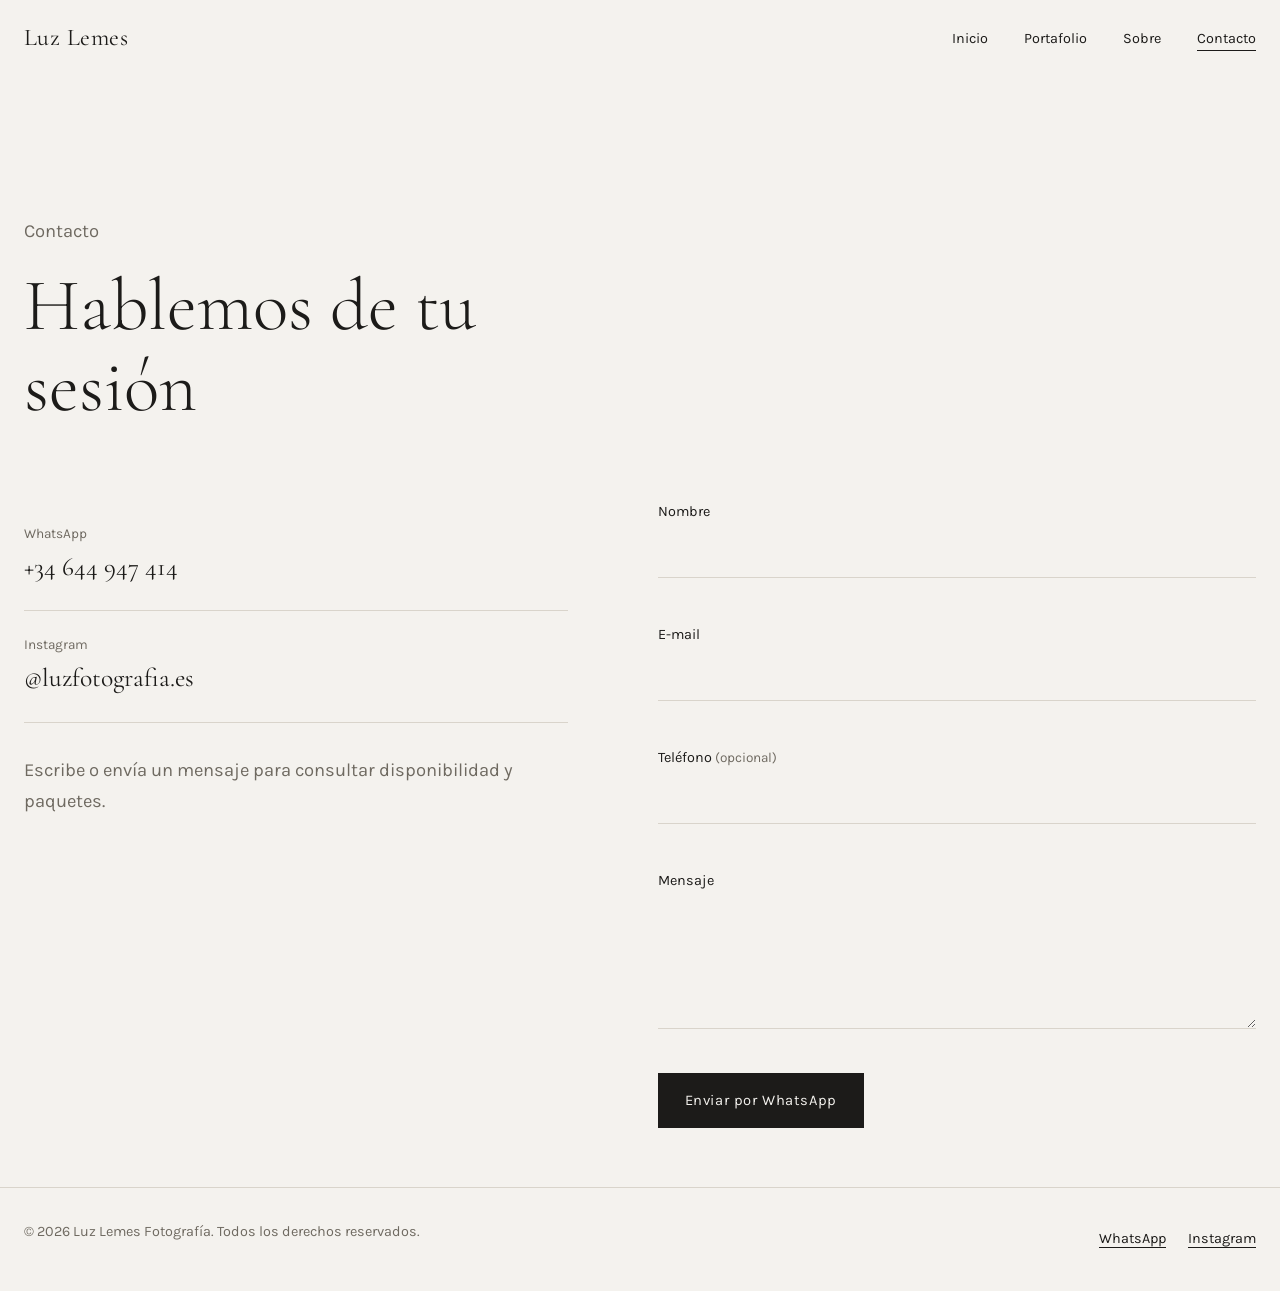
<file: contato.html>
<!doctype html>
<html lang="es">
<head>
  <meta charset="utf-8">
  <meta name="viewport" content="width=device-width,initial-scale=1,viewport-fit=cover">
  <title>Contacto — Luz Lemes Fotografía</title>
  <meta name="description" content="Escribe a Luz Lemes para consultar disponibilidad y paquetes. Contacto por WhatsApp, e-mail o formulario.">
  <link rel="preconnect" href="https://fonts.googleapis.com">
  <link rel="preconnect" href="https://fonts.gstatic.com" crossorigin>
  <link href="https://fonts.googleapis.com/css2?family=Cormorant+Garamond:wght@300;400&family=Karla:wght@400;500&display=swap" rel="stylesheet">
  <link rel="stylesheet" href="style.css">
</head>
<body class="">
<a class="skip" href="#main">Saltar al contenido</a>
<header class="site-header">
  <div class="wrap header-inner">
    <a class="logo" href="index.html">Luz Lemes</a>
    <button class="menu-toggle" type="button" aria-expanded="false" aria-controls="site-nav" aria-label="Abrir menú"><span></span><span></span></button>
    <nav id="site-nav" class="site-nav" aria-label="Principal">
      <ul>
        <li><a href="index.html">Inicio</a></li>
        <li><a href="projetos.html">Portafolio</a></li>
        <li><a href="sobre.html">Sobre</a></li>
        <li><a href="contato.html" aria-current="page">Contacto</a></li>
      </ul>
    </nav>
  </div>
</header>
<main id="main">
  <section class="wrap page-head" aria-labelledby="contato-title">
    <p class="lead">Contacto</p>
    <h1 id="contato-title">Hablemos de tu sesión</h1>
  </section>

  <section class="wrap" aria-label="Formas de contacto y formulario">
    <div class="contact-grid">
      <div>
        <ul class="info-list">
          <li>
            <span>WhatsApp</span>
            <a href="https://wa.me/34644947414" rel="noopener">+34 644 947 414</a>
          </li>
          <li>
            <span>Instagram</span>
            <a href="https://www.instagram.com/luzfotografia.es" rel="noopener">@luzfotografia.es</a>
          </li>
        </ul>
        <p class="lead" style="margin-top:32px">Escribe o envía un mensaje para consultar disponibilidad y paquetes.</p>
      </div>

      <form class="form" id="contact-form" novalidate>
        <div class="field">
          <label for="nombre">Nombre</label>
          <input id="nombre" name="nombre" type="text" autocomplete="name" required aria-describedby="err-nombre">
          <span class="error" id="err-nombre" aria-live="polite"></span>
        </div>
        <div class="field">
          <label for="email">E-mail</label>
          <input id="email" name="email" type="email" autocomplete="email" required aria-describedby="err-email">
          <span class="error" id="err-email" aria-live="polite"></span>
        </div>
        <div class="field">
          <label for="telefono">Teléfono <span class="form-note">(opcional)</span></label>
          <input id="telefono" name="telefono" type="tel" autocomplete="tel" aria-describedby="err-telefono">
          <span class="error" id="err-telefono" aria-live="polite"></span>
        </div>
        <div class="field">
          <label for="mensaje">Mensaje</label>
          <textarea id="mensaje" name="mensaje" required aria-describedby="err-mensaje"></textarea>
          <span class="error" id="err-mensaje" aria-live="polite"></span>
        </div>
        <button class="btn btn-primary" type="submit">Enviar por WhatsApp</button>
        <p class="form-status" role="status" aria-live="polite"></p>
      </form>
    </div>
  </section>
</main>
<footer class="site-footer">
  <div class="wrap footer-inner">
    <p>© <span id="year"></span> Luz Lemes Fotografía. Todos los derechos reservados.</p>
    <div class="socials">
      <a href="https://wa.me/34644947414" rel="noopener">WhatsApp</a>
      <a href="https://www.instagram.com/luzfotografia.es" rel="noopener">Instagram</a>
    </div>
  </div>
</footer>
<script src="main.js" defer></script>
<script src="contato.js" defer></script>
</body>
</html>
</file>
<file: style.css>
/* Luz Lemes Fotografía — estilos compartilhados entre as páginas */

:root{
  --paper:#F4F2EE;
  --ink:#1C1B19;
  --stone:#6F6A61;
  --line:#D9D4CB;
  --white:#FFF;
  --serif:'Cormorant Garamond',Georgia,serif;
  --sans:'Karla',system-ui,sans-serif;
  --wrap:1240px;
  --ease:cubic-bezier(.2,.7,.2,1);
}

*,*::before,*::after{box-sizing:border-box}
html{scroll-behavior:smooth;scroll-padding-top:90px}
body{margin:0;background:var(--paper);color:var(--ink);font:400 1rem/1.7 var(--sans);-webkit-font-smoothing:antialiased}
img{display:block;max-width:100%;height:auto}
a{color:inherit}
:focus-visible{outline:2px solid var(--ink);outline-offset:4px}

.skip{position:absolute;left:-999px;top:8px;background:var(--ink);color:var(--paper);padding:8px 14px;z-index:3000}
.skip:focus{left:8px}

.wrap{width:min(100% - 48px,var(--wrap));margin-inline:auto}
h1,h2,h3{font-family:var(--serif);font-weight:300;line-height:1.1;margin:0}
h1{font-size:clamp(2.6rem,6vw,5.2rem)}
h2{font-size:clamp(2rem,4vw,3rem)}
p{margin:0 0 1em}
.lead{font-size:1.15rem;color:var(--stone);max-width:58ch}

/* Cabeçalho */
.site-header{position:fixed;inset:0 0 auto;z-index:100;transition:background .4s var(--ease),box-shadow .4s}
.site-header.is-scrolled{background:rgba(244,242,238,.96);box-shadow:0 1px 0 var(--line)}
/* Escurece levemente o topo da foto só na página inicial */
body.home .site-header::before{
  content:"";
  position:absolute;
  inset:0 0 -40px 0;
  z-index:-1;
  pointer-events:none;
  background:linear-gradient(to bottom, rgba(0,0,0,.5), rgba(0,0,0,0));
  transition:opacity .4s;
}
body.home .site-header.is-scrolled::before{opacity:0}
body.home:not(.menu-open) .site-header:not(.is-scrolled) .logo,
body.home:not(.menu-open) .site-header:not(.is-scrolled) .site-nav a{
  text-shadow:0 1px 10px rgba(0,0,0,.35);
}
.header-inner{display:flex;align-items:center;justify-content:space-between;height:76px}
.logo{font-family:var(--serif);font-size:1.5rem;text-decoration:none;letter-spacing:.02em}

.site-nav ul{display:flex;gap:36px;list-style:none;margin:0;padding:0}
.site-nav a{text-decoration:none;font-size:.9rem;position:relative;padding:4px 0}
.site-nav a::after{content:"";position:absolute;left:0;right:0;bottom:0;height:1px;background:currentColor;transform:scaleX(0);transform-origin:left;transition:transform .35s var(--ease)}
.site-nav a:hover::after,.site-nav a[aria-current="page"]::after{transform:scaleX(1)}

.menu-toggle{display:none;position:relative;z-index:201;width:44px;height:44px;background:none;border:0;padding:0;cursor:pointer;color:inherit}
.menu-toggle span{position:absolute;left:10px;right:10px;height:1.5px;background:currentColor;transition:transform .35s var(--ease),opacity .2s}
.menu-toggle span:nth-child(1){top:16px}
.menu-toggle span:nth-child(2){top:26px}
.menu-toggle[aria-expanded="true"] span:nth-child(1){transform:translateY(5px) rotate(45deg)}
.menu-toggle[aria-expanded="true"] span:nth-child(2){transform:translateY(-5px) rotate(-45deg)}
body.menu-open .site-header{color:var(--ink)}

/* Hero — a foto ocupa sua proporção original, sem recorte */
.hero{
  position:relative;
  isolation:isolate;
  overflow:hidden;
  background:#1C1B19;
  color:var(--white);
}
.hero-img{
  display:block;
  width:100%;
  height:auto;
  animation:fadeIn 1.6s var(--ease) both;
}
.hero::after{
  content:"";
  position:absolute;
  inset:0;
  z-index:0;
  pointer-events:none;
  background:linear-gradient(to top,rgba(0,0,0,.7) 0%,rgba(0,0,0,.35) 45%,rgba(0,0,0,.25) 100%);
}
.hero-content{
  position:absolute;
  left:0;
  right:0;
  bottom:0;
  z-index:1;
  padding-bottom:clamp(40px,7vh,96px);
  text-shadow:0 2px 18px rgba(0,0,0,.45);
}
.hero h1{
  margin-bottom:24px;
  font-size:clamp(2.4rem,5.5vw,5rem);
}
.hero .lead{
  color:#fff;
}
.hero-actions{
  display:flex;
  gap:14px;
  flex-wrap:wrap;
  margin-top:28px;
}

/* Botões */
.btn{display:inline-flex;align-items:center;padding:14px 26px;font:inherit;font-size:.92rem;letter-spacing:.04em;text-decoration:none;border:1px solid transparent;cursor:pointer;transition:background .3s,color .3s,border-color .3s}
.btn-primary{background:var(--ink);color:var(--paper)}
.btn-primary:hover{background:#3a3834}
.btn-light{background:var(--paper);color:var(--ink)}
.btn-light:hover{background:var(--white)}
.btn-ghost{background:transparent;border-color:currentColor;color:inherit}
.btn-ghost:hover{background:rgba(255,255,255,.14)}
body:not(.home) .btn-ghost:hover{background:rgba(28,27,25,.06)}

/* Seções */
main{padding-top:76px}
.section{padding:clamp(72px,12vw,140px) 0}
.section-head{display:flex;justify-content:space-between;align-items:flex-end;gap:24px;margin-bottom:48px;flex-wrap:wrap}
.section-head a{font-size:.92rem;text-underline-offset:6px}

.page-head{padding:clamp(72px,12vw,140px) 0 clamp(40px,6vw,72px)}
.page-head h1{font-size:clamp(2.6rem,6vw,4.6rem);max-width:16ch}

.categories{display:grid;grid-template-columns:repeat(3,1fr);gap:28px}
.cat{text-decoration:none;display:block}
.cat-img{aspect-ratio:4/5;overflow:hidden;background:var(--line)}
.cat-img img{width:100%;height:100%;object-fit:cover;transition:transform 1.2s var(--ease)}
.cat:hover .cat-img img{transform:scale(1.03)}
.cat h3{font-size:1.9rem;margin-top:18px}
.cat p{color:var(--stone);font-size:.95rem;margin-top:4px}

.cta{background:var(--ink);color:var(--paper);padding:clamp(80px,12vw,140px) 0}
.cta h2{max-width:18ch}
.cta p{color:#bdb7ad;max-width:52ch;margin:20px 0 32px}

/* Sobre */
.about-grid{display:grid;grid-template-columns:1fr 1fr;gap:clamp(40px,7vw,100px);align-items:start}
.portrait{aspect-ratio:3/4;overflow:hidden;background:var(--line)}
.portrait img{width:100%;height:100%;object-fit:cover}
.about-text h2{margin-bottom:20px}
.about-text p{color:var(--stone)}
.specs{margin-top:clamp(56px,8vw,96px);border-top:1px solid var(--line)}
.spec{display:grid;grid-template-columns:220px 1fr;gap:24px;padding:28px 0;border-bottom:1px solid var(--line)}
.spec h3{font-size:1.5rem}
.spec ul{list-style:none;margin:0;padding:0;display:grid;gap:6px;color:var(--stone)}

/* Portfólio */
.filters{display:flex;gap:10px;flex-wrap:wrap;margin-bottom:48px}
.filter{background:none;border:1px solid var(--line);padding:9px 18px;font:inherit;font-size:.9rem;color:inherit;cursor:pointer;transition:background .3s,color .3s,border-color .3s}
.filter:hover,.filter[aria-pressed="true"]{background:var(--ink);color:var(--paper);border-color:var(--ink)}

.gallery{columns:3 280px;column-gap:24px}
.shot{break-inside:avoid;margin:0 0 24px}
.shot[hidden]{display:none}
.shot-btn{display:block;width:100%;padding:0;border:0;background:var(--line);cursor:zoom-in;overflow:hidden}
.shot-btn img{width:100%;height:auto;transition:transform 1s var(--ease)}
.shot-btn:hover img{transform:scale(1.02)}
.shot figcaption{font-size:.85rem;color:var(--stone);margin-top:8px}

/* Lightbox */
.lightbox{position:fixed;inset:0;z-index:500;display:none;align-items:center;justify-content:center;padding:24px;background:rgba(14,13,12,.96)}
.lightbox.is-open{display:flex}
.lightbox figure{margin:0;max-width:min(1200px,100%);text-align:center}
.lightbox img{max-height:80vh;max-width:100%;width:auto;margin:0 auto}
.lightbox figcaption{color:#bdb7ad;font-size:.9rem;margin-top:14px}
.lightbox :focus-visible{outline-color:var(--white)}
.lb-btn{position:absolute;width:52px;height:52px;display:grid;place-items:center;background:none;border:0;color:var(--white);font-size:2rem;line-height:1;cursor:pointer}
.lb-close{top:12px;right:12px}
.lb-prev{left:12px;top:50%;transform:translateY(-50%)}
.lb-next{right:12px;top:50%;transform:translateY(-50%)}

/* Contato */
.contact-grid{display:grid;grid-template-columns:1fr 1.1fr;gap:clamp(40px,7vw,100px);align-items:start}
.info-list{list-style:none;margin:0;padding:0}
.info-list li{padding:22px 0;border-bottom:1px solid var(--line)}
.info-list span{display:block;font-size:.85rem;color:var(--stone)}
.info-list a{font-family:var(--serif);font-size:1.6rem;text-decoration:none}

.form{display:grid;gap:22px}
.field{display:grid;gap:6px}
.field label{font-size:.9rem}
.field input,.field textarea{font:inherit;font-size:1rem;color:var(--ink);background:transparent;border:0;border-bottom:1px solid var(--line);border-radius:0;padding:10px 0;transition:border-color .3s}
.field textarea{resize:vertical;min-height:130px}
.field input:focus,.field textarea:focus{outline:none;border-bottom-color:var(--ink)}
.field.is-invalid input,.field.is-invalid textarea{border-bottom-color:#8a2f2f}
.error{min-height:1.2em;font-size:.85rem;color:#8a2f2f}
.form-status{min-height:1.4em;font-size:.95rem}
.form .btn{justify-self:start}
.form-note{font-size:.85rem;color:var(--stone)}

/* Rodapé */
.site-footer{border-top:1px solid var(--line);padding:32px 0;font-size:.9rem;color:var(--stone)}
.footer-inner{display:flex;justify-content:space-between;align-items:center;gap:16px;flex-wrap:wrap}
.socials{display:flex;gap:22px}
.socials a{color:var(--ink);text-underline-offset:4px}

@keyframes fadeIn{from{opacity:0;transform:scale(1.04)}to{opacity:1;transform:none}}

/* Responsivo */
@media (max-width:960px){
  .spec{grid-template-columns:1fr;gap:10px}
}
@media (max-width:820px){
  .menu-toggle{display:block}
  .site-nav{position:fixed;inset:0;z-index:200;display:flex;align-items:center;justify-content:center;background:var(--paper);color:var(--ink);opacity:0;visibility:hidden;transition:opacity .35s,visibility .35s}
  .site-nav.is-open{opacity:1;visibility:visible}
  .site-nav ul{flex-direction:column;align-items:center;gap:28px}
  .site-nav a{font-family:var(--serif);font-size:2rem}
  .categories{grid-template-columns:1fr;gap:40px}
  .about-grid,.contact-grid{grid-template-columns:1fr}

  .hero::after{display:none}
  .hero-content{
    position:relative;
    left:auto;
    right:auto;
    bottom:auto;
    padding:32px 0 56px;
  }
}
@media (max-width:480px){
  .gallery{columns:1}
  .hero-actions .btn{flex:1 1 100%;justify-content:center}
  .hero-content{padding-bottom:28px}
  .lb-prev,.lb-next{top:auto;bottom:12px;transform:none}
}

@media (prefers-reduced-motion:reduce){
  *,*::before,*::after{animation:none!important;transition:none!important;scroll-behavior:auto!important}
}
</file>
